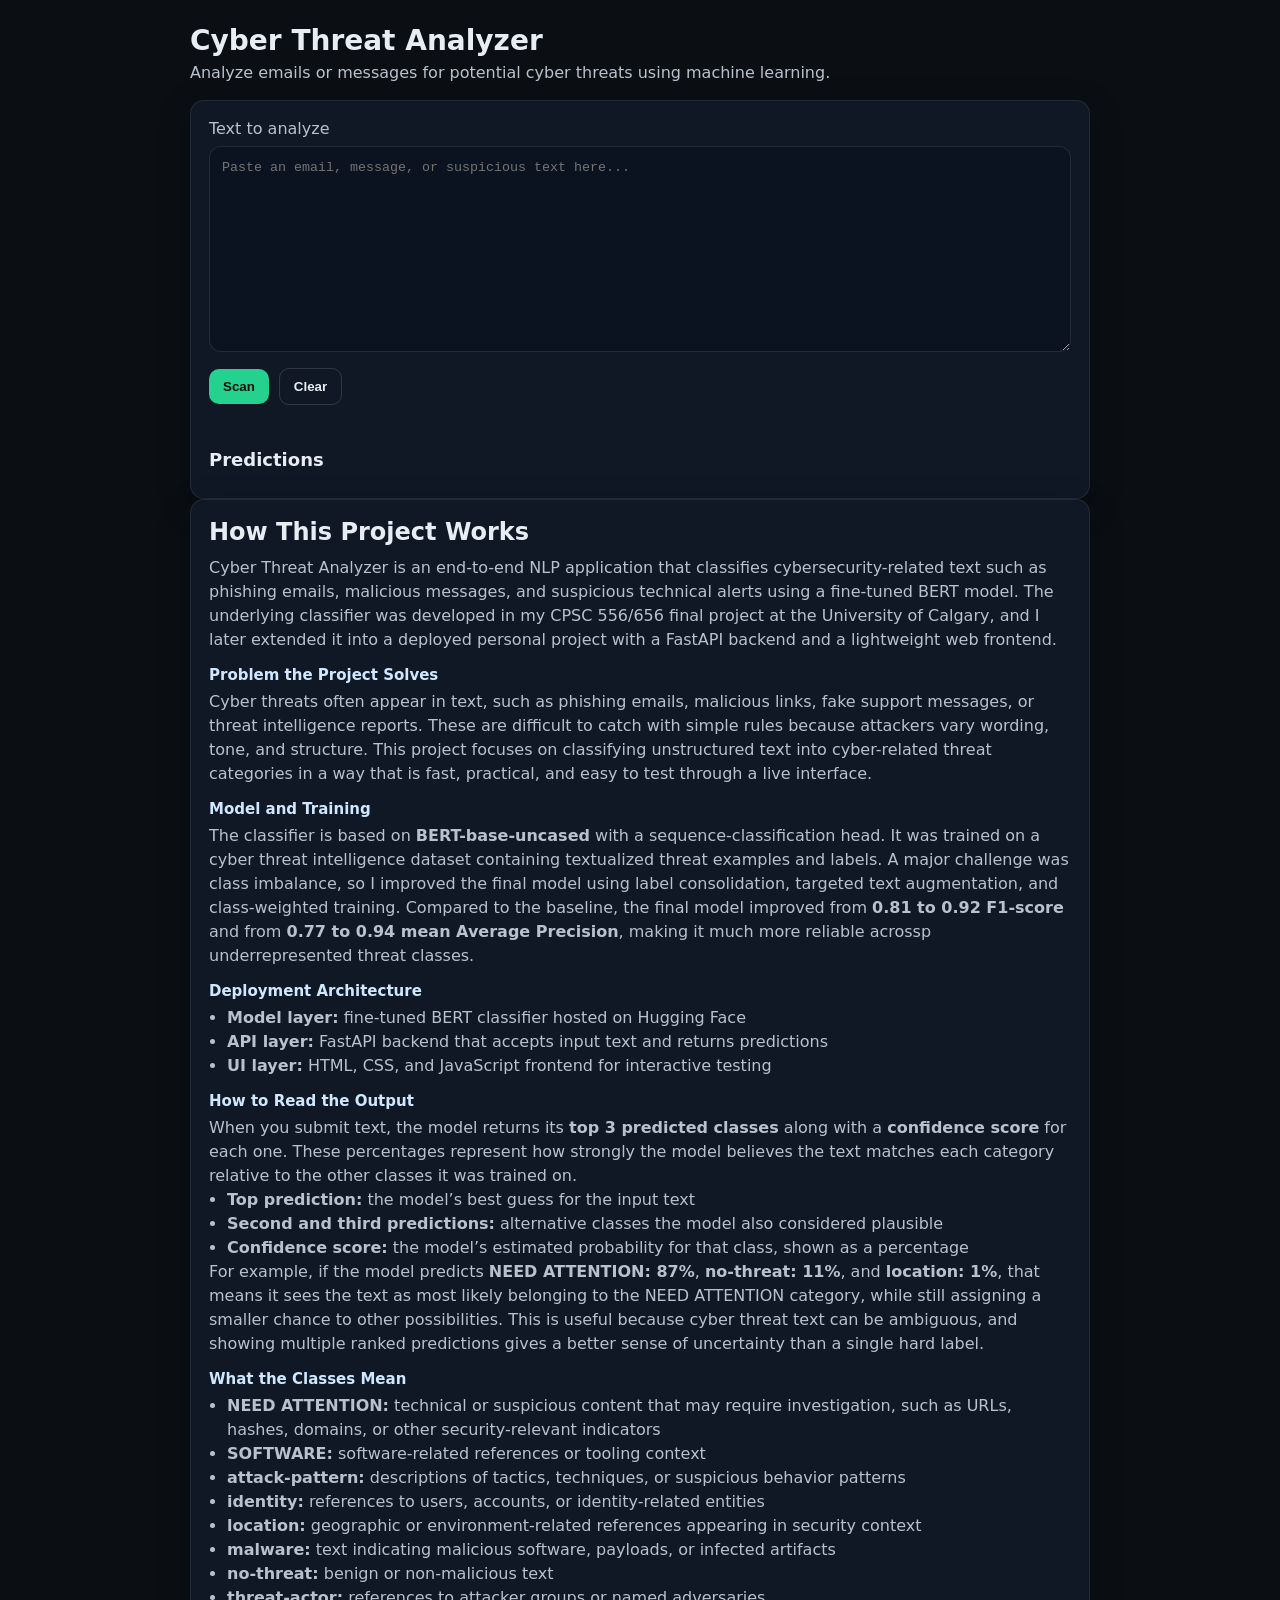
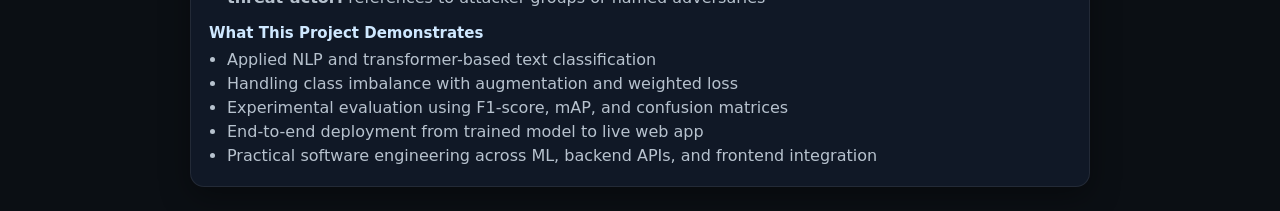
<file: index.html>
<!doctype html>
<html lang="en">
<head>
  <meta charset="UTF-8" />
  <meta name="viewport" content="width=device-width, initial-scale=1.0" />
  <title>Cyber Threat Analyzer</title>
  <link rel="stylesheet" href="style.css" />
</head>
<body>
  <div class="app">

    <header class="header">
      <h1>Cyber Threat Analyzer</h1>
      <p>Analyze emails or messages for potential cyber threats using machine learning.</p>
    </header>

    <main class="card">
      <label class="label" for="text">Text to analyze</label>
      <textarea
        id="text"
        rows="10"
        placeholder="Paste an email, message, or suspicious text here..."
      ></textarea>

      <div class="row">
        <button id="scanBtn">Scan</button>
        <button id="clearBtn" class="secondary">Clear</button>
      </div>

      <div id="status" class="status"></div>

      <section class="results">
        <h2>Predictions</h2>
        <div id="predictions" class="predictions"></div>
      </section>
    </main>

    <!-- Recruiter / Project Explanation -->
    <section class="card info">
      <h2>How This Project Works</h2>

      <p>
        Cyber Threat Analyzer is an end-to-end NLP application that classifies cybersecurity-related
        text such as phishing emails, malicious messages, and suspicious technical alerts using a
        fine-tuned BERT model. The underlying classifier was developed in my CPSC 556/656 final project
        at the University of Calgary, and I later extended it into a deployed personal project with a
        FastAPI backend and a lightweight web frontend.
      </p>

      <h3>Problem the Project Solves</h3>
      <p>
        Cyber threats often appear in text, such as phishing emails, malicious links, fake support
        messages, or threat intelligence reports. These are difficult to catch with simple rules because
        attackers vary wording, tone, and structure. This project focuses on classifying unstructured
        text into cyber-related threat categories in a way that is fast, practical, and easy to test
        through a live interface.
      </p>

      <h3>Model and Training</h3>
      <p>
        The classifier is based on <strong>BERT-base-uncased</strong> with a sequence-classification
        head. It was trained on a cyber threat intelligence dataset containing textualized threat
        examples and labels. A major challenge was class imbalance, so I improved the final model using
        label consolidation, targeted text augmentation, and class-weighted training. Compared to the
        baseline, the final model improved from <strong>0.81 to 0.92 F1-score</strong> and from
        <strong>0.77 to 0.94 mean Average Precision</strong>, making it much more reliable acrossp
        underrepresented threat classes.
      </p>

      <h3>Deployment Architecture</h3>
      <ul>
        <li><strong>Model layer:</strong> fine-tuned BERT classifier hosted on Hugging Face</li>
        <li><strong>API layer:</strong> FastAPI backend that accepts input text and returns predictions</li>
        <li><strong>UI layer:</strong> HTML, CSS, and JavaScript frontend for interactive testing</li>
      </ul>

      <h3>How to Read the Output</h3>
      <p>
        When you submit text, the model returns its <strong>top 3 predicted classes</strong> along with
        a <strong>confidence score</strong> for each one. These percentages represent how strongly the
        model believes the text matches each category relative to the other classes it was trained on.
      </p>

      <ul>
        <li>
          <strong>Top prediction:</strong> the model’s best guess for the input text
        </li>
        <li>
          <strong>Second and third predictions:</strong> alternative classes the model also considered
          plausible
        </li>
        <li>
          <strong>Confidence score:</strong> the model’s estimated probability for that class, shown as
          a percentage
        </li>
      </ul>

      <p>
        For example, if the model predicts <strong>NEED ATTENTION: 87%</strong>,
        <strong>no-threat: 11%</strong>, and <strong>location: 1%</strong>, that means it sees the text
        as most likely belonging to the NEED ATTENTION category, while still assigning a smaller chance
        to other possibilities. This is useful because cyber threat text can be ambiguous, and showing
        multiple ranked predictions gives a better sense of uncertainty than a single hard label.
      </p>

      <h3>What the Classes Mean</h3>
      <ul>
        <li><strong>NEED ATTENTION:</strong> technical or suspicious content that may require investigation, such as URLs, hashes, domains, or other security-relevant indicators</li>
        <li><strong>SOFTWARE:</strong> software-related references or tooling context</li>
        <li><strong>attack-pattern:</strong> descriptions of tactics, techniques, or suspicious behavior patterns</li>
        <li><strong>identity:</strong> references to users, accounts, or identity-related entities</li>
        <li><strong>location:</strong> geographic or environment-related references appearing in security context</li>
        <li><strong>malware:</strong> text indicating malicious software, payloads, or infected artifacts</li>
        <li><strong>no-threat:</strong> benign or non-malicious text</li>
        <li><strong>threat-actor:</strong> references to attacker groups or named adversaries</li>
      </ul>

      <h3>What This Project Demonstrates</h3>
      <ul>
        <li>Applied NLP and transformer-based text classification</li>
        <li>Handling class imbalance with augmentation and weighted loss</li>
        <li>Experimental evaluation using F1-score, mAP, and confusion matrices</li>
        <li>End-to-end deployment from trained model to live web app</li>
        <li>Practical software engineering across ML, backend APIs, and frontend integration</li>
      </ul>
    </section>

  </div>

  <script src="app.js"></script>
</body>
</html>
</file>
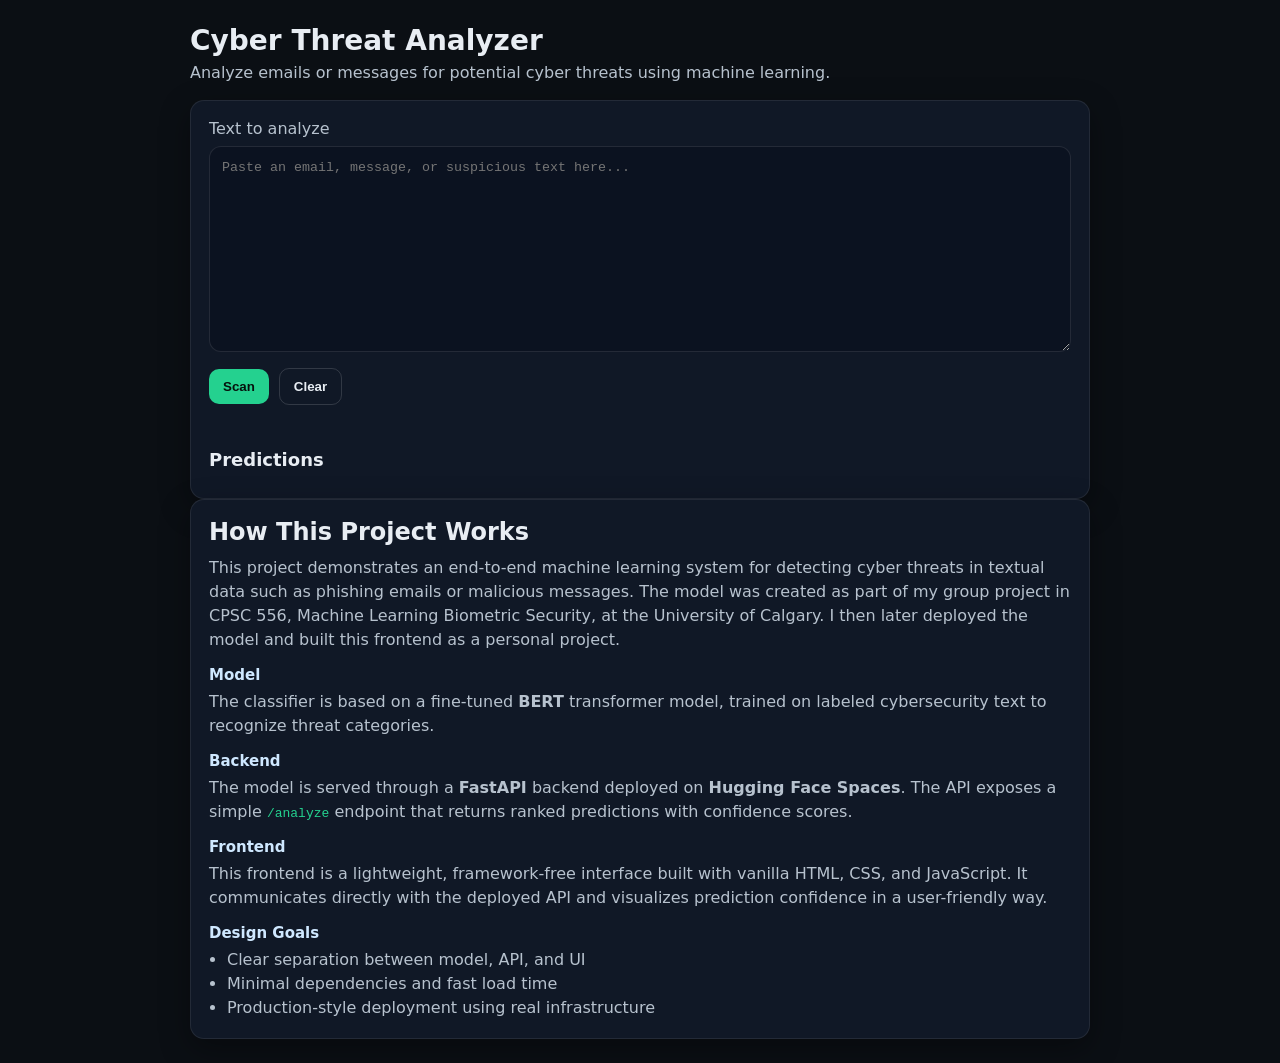
<file: frontend/index.html>
<!doctype html>
<html lang="en">
<head>
  <meta charset="UTF-8" />
  <meta name="viewport" content="width=device-width, initial-scale=1.0" />
  <title>Cyber Threat Analyzer</title>
  <link rel="stylesheet" href="style.css" />
</head>
<body>
  <div class="app">

    <header class="header">
      <h1>Cyber Threat Analyzer</h1>
      <p>Analyze emails or messages for potential cyber threats using machine learning.</p>
    </header>

    <main class="card">
      <label class="label" for="text">Text to analyze</label>
      <textarea
        id="text"
        rows="10"
        placeholder="Paste an email, message, or suspicious text here..."
      ></textarea>

      <div class="row">
        <button id="scanBtn">Scan</button>
        <button id="clearBtn" class="secondary">Clear</button>
      </div>

      <div id="status" class="status"></div>

      <section class="results">
        <h2>Predictions</h2>
        <div id="predictions" class="predictions"></div>
      </section>
    </main>

    <!-- Recruiter / Project Explanation -->
    <section class="card info">
      <h2>How This Project Works</h2>

      <p>
        This project demonstrates an end-to-end machine learning system for detecting
        cyber threats in textual data such as phishing emails or malicious messages.
        The model was created as part of my group project in CPSC 556, Machine Learning Biometric Security,
        at the University of Calgary. I then later deployed the model and built this frontend as a personal project.
      </p>

      <h3>Model</h3>
      <p>
        The classifier is based on a fine-tuned <strong>BERT</strong> transformer model,
        trained on labeled cybersecurity text to recognize threat categories.
      </p>

      <h3>Backend</h3>
      <p>
        The model is served through a <strong>FastAPI</strong> backend deployed on
        <strong>Hugging Face Spaces</strong>. The API exposes a simple <code>/analyze</code>
        endpoint that returns ranked predictions with confidence scores.
      </p>

      <h3>Frontend</h3>
      <p>
        This frontend is a lightweight, framework-free interface built with
        vanilla HTML, CSS, and JavaScript. It communicates directly with the
        deployed API and visualizes prediction confidence in a user-friendly way.
      </p>

      <h3>Design Goals</h3>
      <ul>
        <li>Clear separation between model, API, and UI</li>
        <li>Minimal dependencies and fast load time</li>
        <li>Production-style deployment using real infrastructure</li>
      </ul>
    </section>

  </div>

  <script src="app.js"></script>
</body>
</html>
</file>
<file: style.css>
/* Reset */
* {
  box-sizing: border-box;
  margin: 0;
  padding: 0;
}

/* Base */
body {
  font-family: system-ui, -apple-system, Segoe UI, Roboto, Arial, sans-serif;
  background: #0b0f14;
  color: #e8edf3;
  padding: 24px;
}

.app {
  max-width: 900px;
  margin: 0 auto;
}

/* Header */
.header {
  margin-bottom: 18px;
}

.header h1 {
  font-size: 28px;
  margin-bottom: 6px;
}

.header p {
  color: #b7c2ce;
}

/* Card */
.card {
  background: #101826;
  border: 1px solid rgba(255, 255, 255, 0.08);
  border-radius: 14px;
  padding: 18px;
  box-shadow: 0 10px 30px rgba(0, 0, 0, 0.35);
}

/* Inputs */
.label {
  display: block;
  margin-bottom: 8px;
  color: #b7c2ce;
}

textarea {
  width: 100%;
  min-height: 160px;
  border-radius: 12px;
  border: 1px solid rgba(255, 255, 255, 0.1);
  background: #0b1220;
  color: #e8edf3;
  padding: 12px;
  resize: vertical;
  outline: none;
  line-height: 1.35;
}

/* Controls row */
.row {
  display: flex;
  flex-wrap: wrap;
  gap: 10px;
  align-items: center;
  margin-top: 12px;
}

button {
  border: none;
  border-radius: 10px;
  padding: 10px 14px;
  cursor: pointer;
  background: #24d18f;
  color: #06110c;
  font-weight: 700;
}

button.secondary {
  background: transparent;
  border: 1px solid rgba(255, 255, 255, 0.14);
  color: #e8edf3;
}

/* API input */
.api {
  margin-left: auto;
  display: flex;
  gap: 8px;
  align-items: center;
  color: #b7c2ce;
}

.api input {
  width: 300px;
  max-width: 60vw;
  border-radius: 10px;
  border: 1px solid rgba(255, 255, 255, 0.1);
  background: #0b1220;
  color: #e8edf3;
  padding: 8px 10px;
  outline: none;
}

/* Status */
.status {
  margin-top: 10px;
  min-height: 18px;
  color: #b7c2ce;
}

/* Results */
.results {
  margin-top: 16px;
}

.results h2 {
  font-size: 18px;
  margin-bottom: 10px;
}

.predictions {
  display: grid;
  gap: 10px;
}

.pred {
  padding: 12px;
  border-radius: 12px;
  border: 1px solid rgba(255, 255, 255, 0.08);
  background: rgba(255, 255, 255, 0.03);
  display: flex;
  flex-direction: column;
  gap: 6px;
}

.predRow {
  display: flex;
  justify-content: space-between;
  align-items: center;
}

.badge {
  font-weight: 800;
  letter-spacing: 0.3px;
}

.score {
  color: #b7c2ce;
}

/* Confidence bar */
.barWrap {
  width: 100%;
  height: 10px;
  border-radius: 999px;
  background: rgba(255, 255, 255, 0.08);
  overflow: hidden;
}

.bar {
  height: 100%;
  width: 0%;
  background: #24d18f;
}

/* Footer */
.footer {
  margin-top: 14px;
  color: #9fb0c2;
}

code {
  color: #24d18f;
}

.info h2 {
  margin-bottom: 10px;
}

.info h3 {
  margin-top: 14px;
  margin-bottom: 6px;
  font-size: 15px;
  color: #cfe8ff;
}

.info p,
.info li {
  color: #b7c2ce;
  line-height: 1.5;
}

.info ul {
  margin-left: 18px;
}
</file>
<file: frontend/style.css>
/* Reset */
* {
  box-sizing: border-box;
  margin: 0;
  padding: 0;
}

/* Base */
body {
  font-family: system-ui, -apple-system, Segoe UI, Roboto, Arial, sans-serif;
  background: #0b0f14;
  color: #e8edf3;
  padding: 24px;
}

.app {
  max-width: 900px;
  margin: 0 auto;
}

/* Header */
.header {
  margin-bottom: 18px;
}

.header h1 {
  font-size: 28px;
  margin-bottom: 6px;
}

.header p {
  color: #b7c2ce;
}

/* Card */
.card {
  background: #101826;
  border: 1px solid rgba(255, 255, 255, 0.08);
  border-radius: 14px;
  padding: 18px;
  box-shadow: 0 10px 30px rgba(0, 0, 0, 0.35);
}

/* Inputs */
.label {
  display: block;
  margin-bottom: 8px;
  color: #b7c2ce;
}

textarea {
  width: 100%;
  min-height: 160px;
  border-radius: 12px;
  border: 1px solid rgba(255, 255, 255, 0.1);
  background: #0b1220;
  color: #e8edf3;
  padding: 12px;
  resize: vertical;
  outline: none;
  line-height: 1.35;
}

/* Controls row */
.row {
  display: flex;
  flex-wrap: wrap;
  gap: 10px;
  align-items: center;
  margin-top: 12px;
}

button {
  border: none;
  border-radius: 10px;
  padding: 10px 14px;
  cursor: pointer;
  background: #24d18f;
  color: #06110c;
  font-weight: 700;
}

button.secondary {
  background: transparent;
  border: 1px solid rgba(255, 255, 255, 0.14);
  color: #e8edf3;
}

/* API input */
.api {
  margin-left: auto;
  display: flex;
  gap: 8px;
  align-items: center;
  color: #b7c2ce;
}

.api input {
  width: 300px;
  max-width: 60vw;
  border-radius: 10px;
  border: 1px solid rgba(255, 255, 255, 0.1);
  background: #0b1220;
  color: #e8edf3;
  padding: 8px 10px;
  outline: none;
}

/* Status */
.status {
  margin-top: 10px;
  min-height: 18px;
  color: #b7c2ce;
}

/* Results */
.results {
  margin-top: 16px;
}

.results h2 {
  font-size: 18px;
  margin-bottom: 10px;
}

.predictions {
  display: grid;
  gap: 10px;
}

.pred {
  padding: 12px;
  border-radius: 12px;
  border: 1px solid rgba(255, 255, 255, 0.08);
  background: rgba(255, 255, 255, 0.03);
  display: flex;
  flex-direction: column;
  gap: 6px;
}

.predRow {
  display: flex;
  justify-content: space-between;
  align-items: center;
}

.badge {
  font-weight: 800;
  letter-spacing: 0.3px;
}

.score {
  color: #b7c2ce;
}

/* Confidence bar */
.barWrap {
  width: 100%;
  height: 10px;
  border-radius: 999px;
  background: rgba(255, 255, 255, 0.08);
  overflow: hidden;
}

.bar {
  height: 100%;
  width: 0%;
  background: #24d18f;
}

/* Footer */
.footer {
  margin-top: 14px;
  color: #9fb0c2;
}

code {
  color: #24d18f;
}

.info h2 {
  margin-bottom: 10px;
}

.info h3 {
  margin-top: 14px;
  margin-bottom: 6px;
  font-size: 15px;
  color: #cfe8ff;
}

.info p,
.info li {
  color: #b7c2ce;
  line-height: 1.5;
}

.info ul {
  margin-left: 18px;
}
</file>
